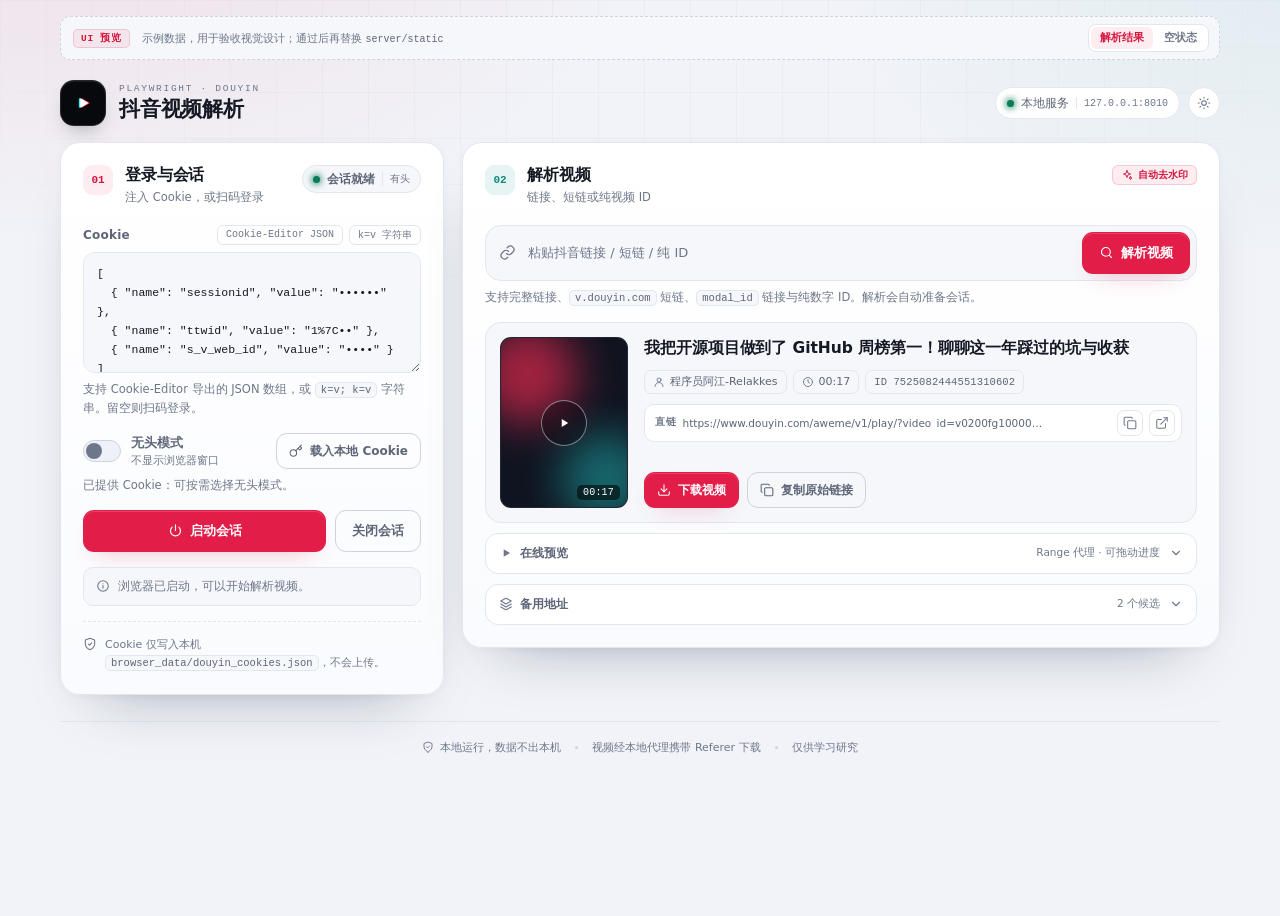
<file: assets/design/preview.html>
<!doctype html>
<html lang="zh-CN">
<head>
<meta charset="utf-8">
<meta name="viewport" content="width=device-width, initial-scale=1">
<title>抖音视频解析 · UI 预览</title>
<style>
/* ------------------------------------------------------------------
   设计说明
   调性：深色控制台 + 抖音红/青双色作为信号色，浅色主题同步提供。
   字体：系统 UI 字体承担界面文本，等宽字体承担 Cookie / 直链 / ID。
   布局：两步式工作台，左侧会话栏固定 384px，右侧解析区承载结果。
------------------------------------------------------------------- */

:root {
  color-scheme: light;

  /* 画布 */
  --bg: #f1f3f8;
  --glow-1: rgba(225, 29, 72, 0.09);
  --glow-2: rgba(13, 148, 136, 0.07);
  --grid-line: rgba(20, 24, 36, 0.045);

  /* 面板 */
  --panel: #ffffff;
  --panel-2: #fafbfe;
  --well: #f5f7fb;
  --well-2: #eef1f7;
  --sheen: rgba(255, 255, 255, 0.9);

  /* 描边与文字 */
  --border: #e3e6ef;
  --border-strong: #ced3e0;
  --text: #151923;
  --dim: #5d6577;
  --faint: #6e7789;

  /* 强调色 */
  --accent: #d6153f;
  --accent-soft: rgba(225, 29, 72, 0.08);
  --accent-ring: rgba(225, 29, 72, 0.18);
  --accent-2: #0d8a80;
  --accent-2-soft: rgba(13, 148, 136, 0.10);

  /* 主按钮：白字在 #e11d48 上对比度约 4.7 */
  --primary: #e11d48;
  --primary-hover: #be123c;
  --primary-glow: rgba(225, 29, 72, 0.45);

  /* 语义色 */
  --ok: #0b7a55;
  --warn: #a16207;
  --err: #dc2626;
  --busy: #2563eb;

  /* 封面（媒体缩略图，两种主题共用的深色画布） */
  --cover-bg: #101420;
  --cover-orb-a: rgba(254, 44, 85, 0.78);
  --cover-orb-b: rgba(37, 244, 238, 0.58);

  --shadow: 0 30px 60px -38px rgba(18, 26, 48, 0.4), 0 2px 8px rgba(18, 26, 48, 0.04);
  --shadow-float: 0 18px 44px -24px rgba(18, 26, 48, 0.5);

  --font-sans: "Segoe UI Variable Text", "Segoe UI", "Microsoft YaHei UI",
    "Microsoft YaHei", "PingFang SC", system-ui, -apple-system, sans-serif;
  --font-mono: "Cascadia Code", "Cascadia Mono", "SFMono-Regular", Consolas,
    "Liberation Mono", monospace;

  --radius-panel: 20px;
  --radius-card: 16px;
  --radius-btn: 11px;
}

@media (prefers-color-scheme: dark) {
  :root:not([data-theme="light"]) {
    color-scheme: dark;

    --bg: #080a0f;
    --glow-1: rgba(254, 44, 85, 0.16);
    --glow-2: rgba(37, 244, 238, 0.08);
    --grid-line: rgba(255, 255, 255, 0.03);

    --panel: #12151d;
    --panel-2: #0d1016;
    --well: #0a0d13;
    --well-2: #070a0f;
    --sheen: rgba(255, 255, 255, 0.05);

    --border: rgba(255, 255, 255, 0.075);
    --border-strong: rgba(255, 255, 255, 0.16);
    --text: #e9ecf3;
    --dim: #9aa3b5;
    --faint: #7e879a;

    --accent: #ff5c77;
    --accent-soft: rgba(255, 59, 92, 0.12);
    --accent-ring: rgba(255, 59, 92, 0.22);
    --accent-2: #2be0d4;
    --accent-2-soft: rgba(43, 224, 212, 0.10);

    --primary: #e11d48;
    --primary-hover: #c81e43;
    --primary-glow: rgba(225, 29, 72, 0.5);

    --ok: #3ddc97;
    --warn: #f0b429;
    --err: #ff6b6b;
    --busy: #6ba6ff;

    --shadow: 0 30px 70px -34px rgba(0, 0, 0, 0.9), 0 1px 0 rgba(255, 255, 255, 0.03);
    --shadow-float: 0 18px 44px -22px rgba(0, 0, 0, 0.9);
  }
}

:root[data-theme="dark"] {
  color-scheme: dark;

  --bg: #080a0f;
  --glow-1: rgba(254, 44, 85, 0.16);
  --glow-2: rgba(37, 244, 238, 0.08);
  --grid-line: rgba(255, 255, 255, 0.03);

  --panel: #12151d;
  --panel-2: #0d1016;
  --well: #0a0d13;
  --well-2: #070a0f;
  --sheen: rgba(255, 255, 255, 0.05);

  --border: rgba(255, 255, 255, 0.075);
  --border-strong: rgba(255, 255, 255, 0.16);
  --text: #e9ecf3;
  --dim: #9aa3b5;
  --faint: #7e879a;

  --accent: #ff5c77;
  --accent-soft: rgba(255, 59, 92, 0.12);
  --accent-ring: rgba(255, 59, 92, 0.22);
  --accent-2: #2be0d4;
  --accent-2-soft: rgba(43, 224, 212, 0.10);

  --primary: #e11d48;
  --primary-hover: #c81e43;
  --primary-glow: rgba(225, 29, 72, 0.5);

  --ok: #3ddc97;
  --warn: #f0b429;
  --err: #ff6b6b;
  --busy: #6ba6ff;

  --shadow: 0 30px 70px -34px rgba(0, 0, 0, 0.9), 0 1px 0 rgba(255, 255, 255, 0.03);
  --shadow-float: 0 18px 44px -22px rgba(0, 0, 0, 0.9);
}

/* ------------------------------------------------------------------ */
* { box-sizing: border-box; }

html { -webkit-text-size-adjust: 100%; }

body {
  margin: 0;
  min-height: 100vh;
  font-family: var(--font-sans);
  font-size: 14px;
  color: var(--text);
  background:
    radial-gradient(900px 520px at 6% -10%, var(--glow-1), transparent 64%),
    radial-gradient(820px 520px at 102% -4%, var(--glow-2), transparent 60%),
    var(--bg);
  background-attachment: fixed;
  padding-left: max(16px, env(safe-area-inset-left, 0px));
  padding-right: max(16px, env(safe-area-inset-right, 0px));
  padding-bottom: max(26px, env(safe-area-inset-bottom, 0px));
  -webkit-font-smoothing: antialiased;
}

body::selection { background: var(--accent-soft); }

.grid-overlay {
  position: fixed;
  inset: 0;
  z-index: 0;
  pointer-events: none;
  background-image:
    linear-gradient(var(--grid-line) 1px, transparent 1px),
    linear-gradient(90deg, var(--grid-line) 1px, transparent 1px);
  background-size: 46px 46px;
  -webkit-mask-image: radial-gradient(ellipse 90% 62% at 50% 0%, #000 26%, transparent 78%);
  mask-image: radial-gradient(ellipse 90% 62% at 50% 0%, #000 26%, transparent 78%);
  opacity: 0.6;
}

.page {
  position: relative;
  z-index: 1;
}

[hidden] { display: none !important; }

.icon {
  width: 16px;
  height: 16px;
  flex: none;
  display: inline-block;
  vertical-align: -0.15em;
}

.sprite { position: absolute; width: 0; height: 0; overflow: hidden; }

/* ------------------------------------------------------------------
   预览条（仅设计稿，正式页面会移除）
------------------------------------------------------------------- */
.preview-bar {
  max-width: 1160px;
  margin: 16px auto 0;
  display: flex;
  align-items: center;
  gap: 12px;
  padding: 7px 10px 7px 12px;
  border: 1px dashed var(--border-strong);
  border-radius: 10px;
  background: var(--well);
  font-size: 11px;
  color: var(--faint);
}

.preview-tag {
  font-family: var(--font-mono);
  font-size: 9.5px;
  font-weight: 600;
  letter-spacing: 0.08em;
  color: var(--accent);
  background: var(--accent-soft);
  border: 1px solid var(--accent-ring);
  padding: 2px 7px;
  border-radius: 5px;
  white-space: nowrap;
}

.preview-text {
  flex: 1;
  min-width: 0;
  overflow: hidden;
  text-overflow: ellipsis;
  white-space: nowrap;
}

.preview-text code {
  font-family: var(--font-mono);
  font-size: 10px;
  color: var(--dim);
}

.seg {
  display: inline-flex;
  gap: 2px;
  padding: 2px;
  border: 1px solid var(--border);
  border-radius: 8px;
  background: var(--panel);
  flex: none;
}

.seg-btn {
  border: 0;
  background: transparent;
  color: var(--faint);
  font-family: inherit;
  font-size: 10.5px;
  font-weight: 600;
  padding: 4px 9px;
  border-radius: 6px;
  cursor: pointer;
  transition: background 0.15s, color 0.15s;
}

.seg-btn:hover { color: var(--text); }
.seg-btn.is-active { background: var(--accent-soft); color: var(--accent); }

/* ------------------------------------------------------------------
   顶栏
------------------------------------------------------------------- */
.topbar {
  max-width: 1160px;
  margin: 20px auto 16px;
  display: flex;
  align-items: center;
  justify-content: space-between;
  gap: 16px;
  flex-wrap: wrap;
}

.brand {
  display: flex;
  align-items: center;
  gap: 13px;
  min-width: 0;
}

.logo {
  width: 46px;
  height: 46px;
  border-radius: 14px;
  background: #08090d;
  border: 1px solid rgba(255, 255, 255, 0.12);
  display: grid;
  place-items: center;
  flex: none;
  box-shadow:
    inset 0 1px 0 rgba(255, 255, 255, 0.08),
    0 10px 24px -14px rgba(0, 0, 0, 0.8);
}

.brand-copy { min-width: 0; }

.eyebrow {
  margin: 0 0 3px;
  font-family: var(--font-mono);
  font-size: 9.5px;
  font-weight: 500;
  letter-spacing: 0.18em;
  text-transform: uppercase;
  color: var(--faint);
}

h1 {
  margin: 0;
  font-size: 21px;
  font-weight: 700;
  letter-spacing: -0.01em;
  line-height: 1.2;
}

.topbar-side {
  display: flex;
  align-items: center;
  gap: 8px;
  flex-wrap: wrap;
}

.conn-pill {
  display: inline-flex;
  align-items: center;
  gap: 7px;
  height: 32px;
  padding: 0 11px;
  border: 1px solid var(--border);
  border-radius: 999px;
  background: var(--panel);
  font-size: 11.5px;
  color: var(--dim);
  white-space: nowrap;
}

.conn-mono {
  font-family: var(--font-mono);
  font-size: 10px;
  color: var(--faint);
}

.conn-sep {
  width: 1px;
  height: 12px;
  background: var(--border);
  flex: none;
}

.dot {
  width: 7px;
  height: 7px;
  border-radius: 50%;
  background: var(--faint);
  flex: none;
}

.dot.ok { background: var(--ok); box-shadow: 0 0 7px 1px var(--ok); }
.dot.busy { background: var(--busy); box-shadow: 0 0 7px 1px var(--busy); }
.dot.warn { background: var(--warn); box-shadow: 0 0 7px 1px var(--warn); }
.dot.err { background: var(--err); box-shadow: 0 0 7px 1px var(--err); }

.dot.busy,
.dot.warn { animation: pulse 1.7s ease-in-out infinite; }

@keyframes pulse {
  0%, 100% { opacity: 1; }
  50% { opacity: 0.32; }
}

.icon-btn {
  width: 32px;
  height: 32px;
  display: inline-grid;
  place-items: center;
  border-radius: 9px;
  border: 1px solid var(--border);
  background: transparent;
  color: var(--faint);
  cursor: pointer;
  transition: color 0.15s, background 0.15s, border-color 0.15s;
  flex: none;
  text-decoration: none;
  padding: 0;
}

.icon-btn:hover {
  color: var(--text);
  background: var(--well);
  border-color: var(--border-strong);
}

.icon-btn.sm { width: 26px; height: 26px; border-radius: 7px; }
.icon-btn .icon { width: 14px; height: 14px; }

.theme-btn {
  width: 32px;
  height: 32px;
  border-radius: 50%;
  background: var(--panel);
}

.theme-icon-moon { display: none; }

@media (prefers-color-scheme: dark) {
  :root:not([data-theme="light"]) .theme-icon-sun { display: none; }
  :root:not([data-theme="light"]) .theme-icon-moon { display: inline-block; }
}

:root[data-theme="dark"] .theme-icon-sun { display: none; }
:root[data-theme="dark"] .theme-icon-moon { display: inline-block; }
:root[data-theme="light"] .theme-icon-sun { display: inline-block; }
:root[data-theme="light"] .theme-icon-moon { display: none; }

/* ------------------------------------------------------------------
   工作台
------------------------------------------------------------------- */
.workspace {
  max-width: 1160px;
  margin: 0 auto;
  display: grid;
  grid-template-columns: minmax(0, 384px) minmax(0, 1fr);
  gap: 18px;
  align-items: start;
}

.panel {
  border: 1px solid var(--border);
  border-radius: var(--radius-panel);
  padding: 22px;
  background: linear-gradient(180deg, var(--panel), var(--panel-2));
  box-shadow: inset 0 1px 0 var(--sheen), var(--shadow);
  min-width: 0;
}

.panel-head {
  display: flex;
  align-items: flex-start;
  justify-content: space-between;
  gap: 12px 14px;
  flex-wrap: wrap;
  margin-bottom: 20px;
}

.panel-title {
  display: flex;
  align-items: flex-start;
  gap: 12px;
  min-width: 0;
}

.step {
  width: 30px;
  height: 30px;
  border-radius: 9px;
  display: grid;
  place-items: center;
  font-family: var(--font-mono);
  font-size: 11px;
  font-weight: 600;
  flex: none;
}

.step-rose { background: var(--accent-soft); color: var(--accent); }
.step-cyan { background: var(--accent-2-soft); color: var(--accent-2); }

.panel-title h2 {
  margin: 0;
  font-size: 16px;
  font-weight: 650;
  letter-spacing: -0.01em;
  line-height: 1.3;
}

.panel-title p {
  margin: 3px 0 0;
  font-size: 11.5px;
  line-height: 1.4;
  color: var(--faint);
}

.panel-body {
  display: flex;
  flex-direction: column;
  gap: 15px;
}

.block { min-width: 0; }

/* ------------------------------------------------------------------
   表单
------------------------------------------------------------------- */
.field-top {
  display: flex;
  align-items: center;
  justify-content: space-between;
  gap: 8px 10px;
  flex-wrap: wrap;
  margin-bottom: 7px;
}

.field-label {
  font-size: 12px;
  font-weight: 600;
  letter-spacing: 0.02em;
  color: var(--dim);
}

.tag-row {
  display: flex;
  gap: 6px;
  flex-wrap: wrap;
}

.tag {
  display: inline-flex;
  align-items: center;
  gap: 5px;
  height: 20px;
  padding: 0 8px;
  border: 1px solid var(--border);
  border-radius: 6px;
  color: var(--faint);
  font-family: var(--font-mono);
  font-size: 10px;
  white-space: nowrap;
}

.tag-accent {
  color: var(--accent);
  border-color: var(--accent-ring);
  background: var(--accent-soft);
  font-family: var(--font-sans);
  font-weight: 600;
}

.tag-accent .icon { width: 12px; height: 12px; }

textarea {
  width: 100%;
  min-height: 120px;
  display: block;
  resize: vertical;
  padding: 12px 13px;
  border: 1px solid var(--border);
  border-radius: 12px;
  background: var(--well);
  color: var(--text);
  font-family: var(--font-mono);
  font-size: 11.5px;
  line-height: 1.65;
  outline: none;
  transition: border-color 0.15s, box-shadow 0.15s;
}

textarea::placeholder { color: var(--faint); }

textarea:focus {
  border-color: var(--accent);
  box-shadow: 0 0 0 3px var(--accent-ring);
}

.help {
  margin: 7px 0 0;
  font-size: 11.5px;
  line-height: 1.65;
  color: var(--faint);
}

.help code,
.privacy code {
  font-family: var(--font-mono);
  font-size: 10.5px;
  color: var(--dim);
  background: var(--well);
  border: 1px solid var(--border);
  padding: 1px 5px;
  border-radius: 5px;
}

.switch-row {
  display: flex;
  align-items: center;
  justify-content: space-between;
  gap: 12px;
  flex-wrap: wrap;
}

.switch {
  display: inline-flex;
  align-items: center;
  gap: 10px;
  cursor: pointer;
  user-select: none;
  position: relative;
}

.switch input {
  position: absolute;
  width: 1px;
  height: 1px;
  opacity: 0;
  pointer-events: none;
}

.track {
  position: relative;
  width: 38px;
  height: 22px;
  border-radius: 999px;
  background: var(--well-2);
  border: 1px solid var(--border-strong);
  flex: none;
  transition: background 0.18s, border-color 0.18s;
}

.thumb {
  position: absolute;
  top: 2px;
  left: 2px;
  width: 16px;
  height: 16px;
  border-radius: 50%;
  background: var(--faint);
  transition: transform 0.18s, background 0.18s;
}

.switch input:checked + .track {
  background: var(--primary);
  border-color: var(--primary);
}

.switch input:checked + .track .thumb {
  transform: translateX(16px);
  background: #fff;
}

.switch input:focus-visible + .track {
  box-shadow: 0 0 0 3px var(--accent-ring);
}

.switch input:disabled + .track { opacity: 0.5; }
.switch:has(input:disabled) { cursor: not-allowed; }

.switch-text {
  display: flex;
  flex-direction: column;
  gap: 2px;
  font-size: 12.5px;
  font-weight: 600;
  color: var(--dim);
}

.switch-text small {
  font-size: 10.5px;
  font-weight: 400;
  color: var(--faint);
}

/* ------------------------------------------------------------------
   按钮
------------------------------------------------------------------- */
.btn {
  --btn-h: 42px;
  display: inline-flex;
  align-items: center;
  justify-content: center;
  gap: 7px;
  height: var(--btn-h);
  padding: 0 16px;
  border: 1px solid transparent;
  border-radius: var(--radius-btn);
  font-family: inherit;
  font-size: 13px;
  font-weight: 600;
  line-height: 1;
  white-space: nowrap;
  text-decoration: none;
  cursor: pointer;
  transition: background 0.15s, border-color 0.15s, color 0.15s,
    box-shadow 0.15s, transform 0.12s;
  -webkit-tap-highlight-color: transparent;
}

.btn .icon { width: 15px; height: 15px; }

.btn.primary {
  background: var(--primary);
  color: #fff;
  box-shadow:
    0 10px 24px -14px var(--primary-glow),
    inset 0 1px 0 rgba(255, 255, 255, 0.16);
}

.btn.primary:hover {
  background: var(--primary-hover);
  transform: translateY(-1px);
}

.btn.primary:active { transform: translateY(0); }

.btn.ghost {
  background: transparent;
  border-color: var(--border-strong);
  color: var(--dim);
}

.btn.ghost:hover {
  background: var(--well);
  border-color: var(--border-strong);
  color: var(--text);
}

.btn-sm { --btn-h: 36px; padding: 0 12px; font-size: 12px; }
.btn-sm .icon { width: 14px; height: 14px; }

.btn-xs { --btn-h: 28px; padding: 0 10px; font-size: 11px; border-radius: 8px; }

.btn:focus-visible,
.icon-btn:focus-visible,
a:focus-visible,
summary:focus-visible,
.seg-btn:focus-visible {
  outline: 2px solid var(--accent);
  outline-offset: 2px;
}

button:disabled { cursor: not-allowed; }

.actions {
  display: flex;
  gap: 9px;
}

.actions .btn.primary { flex: 1; }

/* ------------------------------------------------------------------
   状态 / 隐私
------------------------------------------------------------------- */
.status-pill {
  display: inline-flex;
  align-items: center;
  gap: 7px;
  height: 28px;
  padding: 0 10px;
  border: 1px solid var(--border);
  border-radius: 999px;
  background: var(--well);
  font-size: 11.5px;
  font-weight: 600;
  color: var(--dim);
  white-space: nowrap;
}

.pill-mode {
  font-size: 10px;
  font-weight: 500;
  color: var(--faint);
  padding-left: 7px;
  border-left: 1px solid var(--border);
}

.status-note {
  display: flex;
  align-items: flex-start;
  gap: 8px;
  padding: 10px 12px;
  border: 1px solid var(--border);
  border-radius: 10px;
  background: var(--well);
}

.status-note .icon {
  width: 14px;
  height: 14px;
  margin-top: 1px;
  color: var(--faint);
}

.status-note p {
  margin: 0;
  font-size: 11.5px;
  line-height: 1.5;
  color: var(--faint);
}

.privacy {
  display: flex;
  align-items: flex-start;
  gap: 8px;
  padding-top: 14px;
  border-top: 1px dashed var(--border);
}

.privacy .icon {
  width: 14px;
  height: 14px;
  margin-top: 1px;
  color: var(--faint);
}

.privacy p {
  margin: 0;
  font-size: 11px;
  line-height: 1.6;
  color: var(--faint);
}

/* ------------------------------------------------------------------
   解析输入
------------------------------------------------------------------- */
.resolve-shell {
  display: flex;
  align-items: center;
  gap: 10px;
  padding: 6px 6px 6px 13px;
  border: 1px solid var(--border);
  border-radius: var(--radius-card);
  background: var(--well);
  transition: border-color 0.15s, box-shadow 0.15s;
}

.resolve-shell:focus-within {
  border-color: var(--accent);
  box-shadow: 0 0 0 3px var(--accent-ring);
}

.resolve-shell .input-icon {
  width: 17px;
  height: 17px;
  color: var(--faint);
}

.resolve-shell input {
  flex: 1;
  min-width: 0;
  height: 38px;
  border: 0;
  background: transparent;
  color: var(--text);
  font-family: inherit;
  font-size: 13px;
  outline: none;
}

.resolve-shell input::placeholder { color: var(--faint); }

.resolve-shell .btn { flex: none; }

/* ------------------------------------------------------------------
   结果
------------------------------------------------------------------- */
.result { min-width: 0; }

.view { display: grid; gap: 10px; }

.video-card {
  display: grid;
  grid-template-columns: 128px minmax(0, 1fr);
  gap: 16px;
  padding: 14px;
  border: 1px solid var(--border);
  border-radius: var(--radius-card);
  background: var(--well);
  min-width: 0;
}

.cover {
  position: relative;
  width: 100%;
  aspect-ratio: 3 / 4;
  border-radius: 11px;
  overflow: hidden;
  background: var(--cover-bg);
  border: 1px solid rgba(255, 255, 255, 0.08);
}

.cover-orb {
  position: absolute;
  border-radius: 50%;
  filter: blur(22px);
}

.orb-a {
  width: 78%;
  aspect-ratio: 1;
  left: -18%;
  top: -8%;
  background: var(--cover-orb-a);
  opacity: 0.8;
}

.orb-b {
  width: 72%;
  aspect-ratio: 1;
  right: -20%;
  bottom: -10%;
  background: var(--cover-orb-b);
  opacity: 0.65;
}

.cover-play {
  position: absolute;
  inset: 0;
  display: grid;
  place-items: center;
}

.cover-play-ring {
  width: 46px;
  height: 46px;
  border-radius: 50%;
  display: grid;
  place-items: center;
  border: 1px solid rgba(255, 255, 255, 0.45);
  background: rgba(6, 8, 12, 0.35);
  -webkit-backdrop-filter: blur(6px);
  backdrop-filter: blur(6px);
}

.cover-play-ring svg { width: 18px; height: 18px; }

.cover-duration {
  position: absolute;
  right: 7px;
  bottom: 7px;
  padding: 2px 6px;
  border-radius: 5px;
  background: rgba(0, 0, 0, 0.55);
  color: #fff;
  font-family: var(--font-mono);
  font-size: 10px;
  letter-spacing: 0.02em;
  -webkit-backdrop-filter: blur(4px);
  backdrop-filter: blur(4px);
}

.video-main {
  min-width: 0;
  display: flex;
  flex-direction: column;
  gap: 10px;
}

.video-title {
  margin: 0;
  font-size: 15.5px;
  font-weight: 650;
  line-height: 1.45;
  letter-spacing: -0.005em;
  display: -webkit-box;
  -webkit-line-clamp: 2;
  -webkit-box-orient: vertical;
  overflow: hidden;
}

.meta-row {
  display: flex;
  flex-wrap: wrap;
  gap: 6px;
}

.meta-chip {
  display: inline-flex;
  align-items: center;
  gap: 5px;
  height: 24px;
  max-width: 100%;
  padding: 0 8px;
  border: 1px solid var(--border);
  border-radius: 7px;
  color: var(--dim);
  font-size: 11px;
  white-space: nowrap;
  overflow: hidden;
}

.meta-chip .icon {
  width: 12px;
  height: 12px;
  color: var(--faint);
}

.meta-chip span {
  overflow: hidden;
  text-overflow: ellipsis;
  white-space: nowrap;
}

.meta-chip.mono {
  font-family: var(--font-mono);
  font-size: 10.5px;
  letter-spacing: 0.01em;
}

.url-row {
  display: flex;
  align-items: center;
  gap: 6px;
  min-width: 0;
  padding: 5px 6px 5px 10px;
  border: 1px solid var(--border);
  border-radius: 10px;
  background: var(--panel);
}

.url-label {
  flex: none;
  font-size: 9.5px;
  font-weight: 700;
  letter-spacing: 0.08em;
  text-transform: uppercase;
  color: var(--faint);
}

.url-text {
  flex: 1;
  min-width: 0;
  overflow: hidden;
  text-overflow: ellipsis;
  white-space: nowrap;
  color: var(--dim);
  font-size: 10.5px;
}

.video-actions {
  display: flex;
  flex-wrap: wrap;
  gap: 8px;
  margin-top: auto;
}

/* 折叠区块 */
.fold {
  border: 1px solid var(--border);
  border-radius: 13px;
  background: var(--panel);
  overflow: hidden;
  min-width: 0;
}

.fold summary {
  display: flex;
  align-items: center;
  gap: 9px;
  padding: 11px 13px;
  cursor: pointer;
  list-style: none;
}

.fold summary::-webkit-details-marker { display: none; }

.fold-title {
  display: inline-flex;
  align-items: center;
  gap: 7px;
  font-size: 12px;
  font-weight: 600;
  color: var(--dim);
  white-space: nowrap;
}

.fold-title .icon { width: 14px; height: 14px; color: var(--faint); }

.fold-meta {
  margin-left: auto;
  font-size: 10.5px;
  color: var(--faint);
  white-space: nowrap;
  overflow: hidden;
  text-overflow: ellipsis;
}

.chev {
  width: 14px;
  height: 14px;
  color: var(--faint);
  transition: transform 0.18s;
}

.fold[open] .chev { transform: rotate(180deg); }
.fold[open] summary { border-bottom: 1px solid var(--border); }

.fold-body { padding: 12px; }

.player-stage {
  aspect-ratio: 16 / 9;
  border-radius: 10px;
  display: grid;
  place-content: center;
  justify-items: center;
  gap: 8px;
  padding: 16px;
  text-align: center;
  color: rgba(255, 255, 255, 0.5);
  background: radial-gradient(circle at 50% 40%, #1a1f2b, #05060a 72%);
}

.player-stage .player-icon {
  width: 26px;
  height: 26px;
  color: rgba(255, 255, 255, 0.72);
}

.player-stage p { margin: 0; font-size: 11px; }

.alt-list {
  list-style: none;
  margin: 0;
  padding: 10px 12px 12px;
  display: grid;
  gap: 7px;
}

.alt-list li {
  display: flex;
  align-items: center;
  gap: 8px;
  min-width: 0;
}

.alt-no {
  width: 16px;
  flex: none;
  font-size: 10px;
  color: var(--faint);
}

.alt-url {
  flex: 1;
  min-width: 0;
  overflow: hidden;
  text-overflow: ellipsis;
  white-space: nowrap;
  font-size: 10.5px;
  color: var(--dim);
}

/* 空状态 */
.empty-state {
  display: flex;
  flex-direction: column;
  align-items: center;
  text-align: center;
  padding: 44px 22px;
  border: 1px dashed var(--border-strong);
  border-radius: var(--radius-card);
  background: linear-gradient(180deg, transparent, var(--well));
}

.empty-icon {
  width: 56px;
  height: 56px;
  border-radius: 50%;
  display: grid;
  place-items: center;
  margin-bottom: 16px;
  color: var(--accent);
  background: var(--accent-soft);
  box-shadow: 0 0 0 8px var(--well);
}

.empty-icon .icon { width: 22px; height: 22px; }

.empty-state h3 {
  margin: 0 0 6px;
  font-size: 14.5px;
  font-weight: 650;
}

.empty-state p {
  margin: 0;
  max-width: 320px;
  font-size: 12px;
  line-height: 1.6;
  color: var(--faint);
}

.empty-steps {
  display: flex;
  align-items: center;
  justify-content: center;
  flex-wrap: wrap;
  gap: 8px;
  margin-top: 20px;
}

.empty-step {
  display: inline-flex;
  align-items: center;
  gap: 6px;
  font-size: 10.5px;
  color: var(--faint);
}

.empty-step b {
  width: 17px;
  height: 17px;
  border-radius: 50%;
  display: grid;
  place-items: center;
  border: 1px solid var(--border);
  background: var(--well-2);
  font-family: var(--font-mono);
  font-size: 9px;
  font-weight: 600;
  color: var(--dim);
}

.step-arrow {
  width: 12px;
  height: 12px;
  color: var(--faint);
  opacity: 0.6;
}

/* ------------------------------------------------------------------
   页脚
------------------------------------------------------------------- */
.footer {
  max-width: 1160px;
  margin: 26px auto 0;
  padding-top: 18px;
  border-top: 1px solid var(--border);
  display: flex;
  flex-wrap: wrap;
  align-items: center;
  justify-content: center;
  gap: 8px 14px;
  font-size: 11px;
  color: var(--faint);
}

.footer span {
  display: inline-flex;
  align-items: center;
  gap: 6px;
}

.footer .icon { width: 12px; height: 12px; }

.dot-sep {
  width: 3px;
  height: 3px;
  border-radius: 50%;
  background: var(--border-strong);
}

/* ------------------------------------------------------------------
   Toast
------------------------------------------------------------------- */
.toast {
  position: fixed;
  left: 50%;
  bottom: max(22px, env(safe-area-inset-bottom, 0px));
  z-index: 60;
  display: flex;
  align-items: center;
  gap: 8px;
  max-width: min(92vw, 420px);
  padding: 10px 14px;
  border: 1px solid var(--border-strong);
  border-radius: 11px;
  background: var(--panel);
  color: var(--text);
  font-size: 12px;
  line-height: 1.4;
  box-shadow: var(--shadow-float);
  opacity: 0;
  pointer-events: none;
  transform: translate(-50%, 16px);
  transition: opacity 0.18s, transform 0.18s;
}

.toast::before {
  content: "";
  width: 6px;
  height: 6px;
  border-radius: 50%;
  background: var(--ok);
  flex: none;
}

.toast.warn::before { background: var(--warn); }
.toast.err::before { background: var(--err); }
.toast.show { opacity: 1; transform: translate(-50%, 0); }

/* ------------------------------------------------------------------
   响应式
------------------------------------------------------------------- */
@media (max-width: 940px) {
  .workspace { grid-template-columns: 1fr; }
}

@media (max-width: 640px) {
  .preview-text { display: none; }
  .topbar { margin-top: 14px; }
  .panel { padding: 18px; border-radius: 16px; }
  .video-card {
    grid-template-columns: 100px minmax(0, 1fr);
    gap: 12px;
    padding: 12px;
  }
  .empty-state { padding: 36px 18px; }
}

@media (max-width: 520px) {
  .resolve-shell {
    display: grid;
    grid-template-columns: auto minmax(0, 1fr);
    gap: 8px;
    padding: 10px;
  }
  .resolve-shell .btn {
    grid-column: 1 / -1;
    width: 100%;
  }
  .video-card { grid-template-columns: 1fr; }
  .cover { aspect-ratio: 16 / 9; }
  .video-title { font-size: 14.5px; }
  .video-actions { flex-direction: column; }
  .video-actions .btn { width: 100%; }
  .conn-mono { display: none; }
  .conn-sep { display: none; }
}

@media (prefers-reduced-motion: reduce) {
  *,
  *::before,
  *::after {
    animation-duration: 0.01ms !important;
    animation-iteration-count: 1 !important;
    transition-duration: 0.01ms !important;
    scroll-behavior: auto !important;
  }
}
</style>
</head>
<body>
<svg class="sprite" aria-hidden="true" focusable="false">
  <symbol id="i-play" viewBox="0 0 24 24"><path d="M8 5.5v13l11-6.5z" fill="currentColor" stroke="none"/></symbol>
  <symbol id="i-link" viewBox="0 0 24 24" fill="none" stroke="currentColor" stroke-width="1.8" stroke-linecap="round" stroke-linejoin="round"><path d="M10.5 13.5a5 5 0 0 0 7.07 0l2.12-2.12a5 5 0 0 0-7.07-7.07L11.5 5.4"/><path d="M13.5 10.5a5 5 0 0 0-7.07 0L4.3 12.62a5 5 0 0 0 7.07 7.07l1.12-1.12"/></symbol>
  <symbol id="i-copy" viewBox="0 0 24 24" fill="none" stroke="currentColor" stroke-width="1.8" stroke-linecap="round" stroke-linejoin="round"><rect x="8" y="8" width="14" height="14" rx="2"/><path d="M4 16c-1.1 0-2-.9-2-2V4c0-1.1.9-2 2-2h10c1.1 0 2 .9 2 2"/></symbol>
  <symbol id="i-external" viewBox="0 0 24 24" fill="none" stroke="currentColor" stroke-width="1.8" stroke-linecap="round" stroke-linejoin="round"><path d="M15 3h6v6"/><path d="M10 14 21 3"/><path d="M18 13v6a2 2 0 0 1-2 2H5a2 2 0 0 1-2-2V8a2 2 0 0 1 2-2h6"/></symbol>
  <symbol id="i-download" viewBox="0 0 24 24" fill="none" stroke="currentColor" stroke-width="1.8" stroke-linecap="round" stroke-linejoin="round"><path d="M21 15v4a2 2 0 0 1-2 2H5a2 2 0 0 1-2-2v-4"/><path d="m7 10 5 5 5-5"/><path d="M12 15V3"/></symbol>
  <symbol id="i-chevron" viewBox="0 0 24 24" fill="none" stroke="currentColor" stroke-width="2" stroke-linecap="round" stroke-linejoin="round"><path d="m6 9 6 6 6-6"/></symbol>
  <symbol id="i-sun" viewBox="0 0 24 24" fill="none" stroke="currentColor" stroke-width="1.8" stroke-linecap="round" stroke-linejoin="round"><circle cx="12" cy="12" r="4"/><path d="M12 2v2M12 20v2M4.93 4.93l1.42 1.42M17.66 17.66l1.41 1.41M2 12h2M20 12h2M6.34 17.66l-1.41 1.41M19.07 4.93l-1.41 1.41"/></symbol>
  <symbol id="i-moon" viewBox="0 0 24 24" fill="none" stroke="currentColor" stroke-width="1.8" stroke-linecap="round" stroke-linejoin="round"><path d="M21 12.8A9 9 0 1 1 11.2 3a7 7 0 0 0 9.8 9.8z"/></symbol>
  <symbol id="i-shield" viewBox="0 0 24 24" fill="none" stroke="currentColor" stroke-width="1.8" stroke-linecap="round" stroke-linejoin="round"><path d="M12 22s8-4 8-10V5l-8-3-8 3v7c0 6 8 10 8 10z"/><path d="m9 12 2 2 4-4"/></symbol>
  <symbol id="i-key" viewBox="0 0 24 24" fill="none" stroke="currentColor" stroke-width="1.8" stroke-linecap="round" stroke-linejoin="round"><circle cx="7.5" cy="15.5" r="5.5"/><path d="m21 2-9.6 9.6"/><path d="m15.5 7.5 2.3 2.3a1 1 0 0 0 1.4 0l2.1-2.1a1 1 0 0 0 0-1.4L19 4"/></symbol>
  <symbol id="i-sparkle" viewBox="0 0 24 24" fill="none" stroke="currentColor" stroke-width="1.8" stroke-linecap="round" stroke-linejoin="round"><path d="M12 3l1.9 5.1L19 10l-5.1 1.9L12 17l-1.9-5.1L5 10l5.1-1.9z"/><path d="M19 15l.9 2.1L22 18l-2.1.9L19 21l-.9-2.1L16 18l2.1-.9z"/></symbol>
  <symbol id="i-layers" viewBox="0 0 24 24" fill="none" stroke="currentColor" stroke-width="1.8" stroke-linecap="round" stroke-linejoin="round"><path d="m12 2 9 5-9 5-9-5 9-5z"/><path d="m3 12 9 5 9-5"/><path d="m3 17 9 5 9-5"/></symbol>
  <symbol id="i-user" viewBox="0 0 24 24" fill="none" stroke="currentColor" stroke-width="1.8" stroke-linecap="round" stroke-linejoin="round"><circle cx="12" cy="8" r="4"/><path d="M4 21a8 8 0 0 1 16 0"/></symbol>
  <symbol id="i-clock" viewBox="0 0 24 24" fill="none" stroke="currentColor" stroke-width="1.8" stroke-linecap="round" stroke-linejoin="round"><circle cx="12" cy="12" r="9"/><path d="M12 7v5l3 2"/></symbol>
  <symbol id="i-info" viewBox="0 0 24 24" fill="none" stroke="currentColor" stroke-width="1.8" stroke-linecap="round" stroke-linejoin="round"><circle cx="12" cy="12" r="9"/><path d="M12 11v5"/><path d="M12 8h.01"/></symbol>
  <symbol id="i-search" viewBox="0 0 24 24" fill="none" stroke="currentColor" stroke-width="1.8" stroke-linecap="round" stroke-linejoin="round"><circle cx="11" cy="11" r="7"/><path d="m20 20-3.5-3.5"/></symbol>
  <symbol id="i-power" viewBox="0 0 24 24" fill="none" stroke="currentColor" stroke-width="1.8" stroke-linecap="round" stroke-linejoin="round"><path d="M12 3v9"/><path d="M6.6 6.6a8 8 0 1 0 10.8 0"/></symbol>
  <symbol id="i-arrow" viewBox="0 0 24 24" fill="none" stroke="currentColor" stroke-width="2" stroke-linecap="round" stroke-linejoin="round"><path d="M5 12h14"/><path d="m13 6 6 6-6 6"/></symbol>
</svg>

<div class="grid-overlay" aria-hidden="true"></div>

<div class="page">
  <div class="preview-bar">
    <span class="preview-tag">UI 预览</span>
    <span class="preview-text">示例数据，用于验收视觉设计；通过后再替换 <code>server/static</code></span>
    <div class="seg" role="group" aria-label="切换预览状态">
      <button type="button" class="seg-btn is-active" data-view="result" aria-pressed="true">解析结果</button>
      <button type="button" class="seg-btn" data-view="empty" aria-pressed="false">空状态</button>
    </div>
  </div>

  <header class="topbar">
    <div class="brand">
      <div class="logo" aria-hidden="true">
        <svg viewBox="0 0 24 24" width="22" height="22">
          <path d="M9 6.5v11l9-5.5z" fill="#25F4EE" transform="translate(-1.5 0)"/>
          <path d="M9 6.5v11l9-5.5z" fill="#FE2C55" transform="translate(1.5 0)"/>
          <path d="M9 6.5v11l9-5.5z" fill="#fff"/>
        </svg>
      </div>
      <div class="brand-copy">
        <p class="eyebrow">Playwright · Douyin</p>
        <h1>抖音视频解析</h1>
      </div>
    </div>

    <div class="topbar-side">
      <span class="conn-pill">
        <span class="dot ok"></span>
        <span>本地服务</span>
        <span class="conn-sep"></span>
        <span class="conn-mono">127.0.0.1:8010</span>
      </span>
      <button class="icon-btn theme-btn" id="theme-btn" type="button" aria-label="切换深色 / 浅色主题" title="切换主题">
        <svg class="icon theme-icon-sun"><use href="#i-sun"/></svg>
        <svg class="icon theme-icon-moon"><use href="#i-moon"/></svg>
      </button>
    </div>
  </header>

  <main class="workspace">
    <!-- 01 会话 -->
    <section class="panel" aria-labelledby="session-title">
      <div class="panel-head">
        <div class="panel-title">
          <span class="step step-rose" aria-hidden="true">01</span>
          <div>
            <h2 id="session-title">登录与会话</h2>
            <p>注入 Cookie，或扫码登录</p>
          </div>
        </div>
        <span class="status-pill">
          <span class="dot ok" id="status-dot"></span>
          <span id="status-text">会话就绪</span>
          <span class="pill-mode" id="status-mode">有头</span>
        </span>
      </div>

      <div class="panel-body">
        <div class="field">
          <div class="field-top">
            <label class="field-label" for="cookie">Cookie</label>
            <div class="tag-row" aria-label="支持的 Cookie 格式">
              <span class="tag">Cookie-Editor JSON</span>
              <span class="tag">k=v 字符串</span>
            </div>
          </div>
          <textarea id="cookie" rows="5" spellcheck="false" autocomplete="off"
            placeholder="粘贴 Cookie-Editor 导出的 JSON 数组，或 k1=v1; k2=v2 字符串。留空则使用有头模式扫码登录。">[
  { "name": "sessionid", "value": "••••••" },
  { "name": "ttwid", "value": "1%7C••" },
  { "name": "s_v_web_id", "value": "••••" }
]</textarea>
          <p class="help">支持 Cookie-Editor 导出的 JSON 数组，或 <code>k=v; k=v</code> 字符串。留空则扫码登录。</p>
        </div>

        <div class="block">
          <div class="switch-row">
            <label class="switch">
              <input type="checkbox" id="headless">
              <span class="track" aria-hidden="true"><span class="thumb"></span></span>
              <span class="switch-text">无头模式<small>不显示浏览器窗口</small></span>
            </label>
            <button class="btn ghost btn-sm" id="load-cookie-btn" type="button">
              <svg class="icon"><use href="#i-key"/></svg>载入本地 Cookie
            </button>
          </div>
          <p class="help" id="headless-hint">已提供 Cookie：可按需选择无头模式。</p>
        </div>

        <div class="actions">
          <button class="btn primary" id="start-btn" type="button">
            <svg class="icon"><use href="#i-power"/></svg>启动会话
          </button>
          <button class="btn ghost" id="close-btn" type="button">关闭会话</button>
        </div>

        <div class="status-note">
          <svg class="icon"><use href="#i-info"/></svg>
          <p id="status-msg">浏览器已启动，可以开始解析视频。</p>
        </div>

        <div class="privacy">
          <svg class="icon"><use href="#i-shield"/></svg>
          <p>Cookie 仅写入本机 <code>browser_data/douyin_cookies.json</code>，不会上传。</p>
        </div>
      </div>
    </section>

    <!-- 02 解析 -->
    <section class="panel" aria-labelledby="resolve-title">
      <div class="panel-head">
        <div class="panel-title">
          <span class="step step-cyan" aria-hidden="true">02</span>
          <div>
            <h2 id="resolve-title">解析视频</h2>
            <p>链接、短链或纯视频 ID</p>
          </div>
        </div>
        <span class="tag tag-accent">
          <svg class="icon"><use href="#i-sparkle"/></svg>自动去水印
        </span>
      </div>

      <div class="panel-body">
        <div class="block">
          <div class="resolve-shell">
            <svg class="icon input-icon"><use href="#i-link"/></svg>
            <input id="video-input" type="text" spellcheck="false" autocomplete="off"
              placeholder="粘贴抖音链接 / 短链 / 纯 ID">
            <button class="btn primary" id="resolve-btn" type="button">
              <svg class="icon"><use href="#i-search"/></svg>解析视频
            </button>
          </div>
          <p class="help">支持完整链接、<code>v.douyin.com</code> 短链、<code>modal_id</code> 链接与纯数字 ID。解析会自动准备会话。</p>
        </div>

        <div class="result" id="result">
          <!-- 有结果 -->
          <div class="view" id="view-result">
            <article class="video-card">
              <div class="cover" aria-hidden="true">
                <span class="cover-orb orb-a"></span>
                <span class="cover-orb orb-b"></span>
                <span class="cover-play">
                  <span class="cover-play-ring"><svg viewBox="0 0 24 24"><path d="M9 6.8v10.4l8.6-5.2z" fill="#fff"/></svg></span>
                </span>
                <span class="cover-duration">00:17</span>
              </div>

              <div class="video-main">
                <h3 class="video-title">我把开源项目做到了 GitHub 周榜第一！聊聊这一年踩过的坑与收获</h3>

                <div class="meta-row">
                  <span class="meta-chip">
                    <svg class="icon"><use href="#i-user"/></svg>
                    <span>程序员阿江-Relakkes</span>
                  </span>
                  <span class="meta-chip">
                    <svg class="icon"><use href="#i-clock"/></svg>
                    <span>00:17</span>
                  </span>
                  <span class="meta-chip mono">
                    <span>ID 7525082444551310602</span>
                  </span>
                </div>

                <div class="url-row">
                  <span class="url-label">直链</span>
                  <span class="url-text" title="https://www.douyin.com/aweme/v1/play/?video_id=v0200fg10000…">https://www.douyin.com/aweme/v1/play/?video_id=v0200fg10000…</span>
                  <button class="icon-btn sm" type="button" data-copy="https://www.douyin.com/aweme/v1/play/?video_id=v0200fg10000" aria-label="复制直链" title="复制直链">
                    <svg class="icon"><use href="#i-copy"/></svg>
                  </button>
                  <a class="icon-btn sm" href="#" aria-label="在新窗口打开" title="打开">
                    <svg class="icon"><use href="#i-external"/></svg>
                  </a>
                </div>

                <div class="video-actions">
                  <a class="btn primary btn-sm" href="#">
                    <svg class="icon"><use href="#i-download"/></svg>下载视频
                  </a>
                  <button class="btn ghost btn-sm" type="button" data-copy="https://www.douyin.com/aweme/v1/play/?video_id=v0200fg10000">
                    <svg class="icon"><use href="#i-copy"/></svg>复制原始链接
                  </button>
                </div>
              </div>
            </article>

            <details class="fold">
              <summary>
                <span class="fold-title"><svg class="icon"><use href="#i-play"/></svg>在线预览</span>
                <span class="fold-meta">Range 代理 · 可拖动进度</span>
                <svg class="icon chev"><use href="#i-chevron"/></svg>
              </summary>
              <div class="fold-body">
                <div class="player-stage">
                  <svg class="icon player-icon"><use href="#i-play"/></svg>
                  <p>视频通过本地 <code>/api/stream</code> 代理播放</p>
                </div>
              </div>
            </details>

            <details class="fold">
              <summary>
                <span class="fold-title"><svg class="icon"><use href="#i-layers"/></svg>备用地址</span>
                <span class="fold-meta">2 个候选</span>
                <svg class="icon chev"><use href="#i-chevron"/></svg>
              </summary>
              <ul class="alt-list">
                <li>
                  <span class="alt-no mono">02</span>
                  <span class="alt-url" title="v26-web.douyinvod.com/video/tos/cn/…">v26-web.douyinvod.com/video/tos/cn/…</span>
                  <a class="btn ghost btn-xs" href="#">下载</a>
                </li>
                <li>
                  <span class="alt-no mono">03</span>
                  <span class="alt-url" title="v11-weba.douyinvod.com/video/tos/cn/…">v11-weba.douyinvod.com/video/tos/cn/…</span>
                  <a class="btn ghost btn-xs" href="#">下载</a>
                </li>
              </ul>
            </details>
          </div>

          <!-- 空状态 -->
          <div class="view" id="view-empty" hidden>
            <div class="empty-state">
              <span class="empty-icon"><svg class="icon"><use href="#i-play"/></svg></span>
              <h3>解析结果会显示在这里</h3>
              <p>粘贴链接或视频 ID，点击「解析视频」。会话未就绪时会自动启动。</p>
              <div class="empty-steps">
                <span class="empty-step"><b>1</b>登录会话</span>
                <svg class="icon step-arrow"><use href="#i-arrow"/></svg>
                <span class="empty-step"><b>2</b>解析链接</span>
                <svg class="icon step-arrow"><use href="#i-arrow"/></svg>
                <span class="empty-step"><b>3</b>下载视频</span>
              </div>
            </div>
          </div>
        </div>
      </div>
    </section>
  </main>

  <footer class="footer">
    <span><svg class="icon"><use href="#i-shield"/></svg>本地运行，数据不出本机</span>
    <span class="dot-sep" aria-hidden="true"></span>
    <span>视频经本地代理携带 Referer 下载</span>
    <span class="dot-sep" aria-hidden="true"></span>
    <span>仅供学习研究</span>
  </footer>
</div>

<div class="toast" id="toast" role="status" aria-live="polite"></div>

<script>
(function () {
  "use strict";

  var root = document.documentElement;
  var mq = window.matchMedia("(prefers-color-scheme: dark)");

  function readTheme() {
    try { return localStorage.getItem("dp-preview-theme"); } catch (e) { return null; }
  }

  function writeTheme(value) {
    try { localStorage.setItem("dp-preview-theme", value); } catch (e) { /* 忽略 */ }
  }

  function effectiveTheme() {
    var attr = root.getAttribute("data-theme");
    if (attr === "dark" || attr === "light") return attr;
    return mq.matches ? "dark" : "light";
  }

  var stored = readTheme();
  if (stored === "dark" || stored === "light") {
    root.setAttribute("data-theme", stored);
  }

  var themeBtn = document.getElementById("theme-btn");

  function updateThemeLabel() {
    var label = effectiveTheme() === "dark" ? "切换到浅色主题" : "切换到深色主题";
    themeBtn.setAttribute("aria-label", label);
    themeBtn.setAttribute("title", label);
  }

  themeBtn.addEventListener("click", function () {
    var next = effectiveTheme() === "dark" ? "light" : "dark";
    root.setAttribute("data-theme", next);
    writeTheme(next);
    updateThemeLabel();
  });

  updateThemeLabel();

  // ---- 预览状态切换（仅设计稿） ----
  var viewButtons = Array.prototype.slice.call(document.querySelectorAll(".seg-btn"));
  var viewResult = document.getElementById("view-result");
  var viewEmpty = document.getElementById("view-empty");

  function setView(name) {
    viewResult.hidden = name !== "result";
    viewEmpty.hidden = name !== "empty";
    viewButtons.forEach(function (button) {
      var active = button.getAttribute("data-view") === name;
      button.classList.toggle("is-active", active);
      button.setAttribute("aria-pressed", active ? "true" : "false");
    });
  }

  viewButtons.forEach(function (button) {
    button.addEventListener("click", function () {
      setView(button.getAttribute("data-view"));
    });
  });

  // ---- Cookie 为空时有头模式 ----
  var cookie = document.getElementById("cookie");
  var headless = document.getElementById("headless");
  var hint = document.getElementById("headless-hint");

  function syncCookieMode() {
    var empty = cookie.value.trim() === "";
    if (empty) {
      headless.checked = false;
      headless.disabled = true;
      hint.textContent = "Cookie 为空：将使用有头模式，并在弹出的浏览器中等待扫码登录。";
    } else {
      headless.disabled = false;
      hint.textContent = "已提供 Cookie：可按需选择无头模式。";
    }
  }

  cookie.addEventListener("input", syncCookieMode);
  syncCookieMode();

  // ---- Toast ----
  var toast = document.getElementById("toast");
  var toastTimer = null;

  function showToast(message, type) {
    toast.textContent = message;
    toast.className = "toast show" + (type ? " " + type : "");
    clearTimeout(toastTimer);
    toastTimer = setTimeout(function () {
      toast.className = "toast";
    }, 2600);
  }

  // ---- 复制 ----
  Array.prototype.slice.call(document.querySelectorAll("[data-copy]")).forEach(function (el) {
    el.addEventListener("click", function () {
      var text = el.getAttribute("data-copy") || "";

      function fallback() {
        var area = document.createElement("textarea");
        area.value = text;
        area.style.position = "fixed";
        area.style.opacity = "0";
        document.body.appendChild(area);
        area.select();
        var ok = false;
        try { ok = document.execCommand("copy"); } catch (e) { ok = false; }
        document.body.removeChild(area);
        showToast(ok ? "已复制链接" : "复制失败，请手动选择链接", ok ? "ok" : "err");
      }

      if (navigator.clipboard && navigator.clipboard.writeText) {
        navigator.clipboard.writeText(text).then(function () {
          showToast("已复制链接", "ok");
        }, fallback);
      } else {
        fallback();
      }
    });
  });

  // ---- 预览中的占位操作 ----
  document.querySelectorAll('a[href="#"]').forEach(function (link) {
    link.addEventListener("click", function (event) {
      event.preventDefault();
      showToast("设计预览：该操作在正式页面中可用", "warn");
    });
  });

  document.getElementById("start-btn").addEventListener("click", function () {
    showToast("设计预览：会话状态为示例", "warn");
  });

  document.getElementById("close-btn").addEventListener("click", function () {
    showToast("设计预览：会话状态为示例", "warn");
  });

  document.getElementById("load-cookie-btn").addEventListener("click", function () {
    showToast("设计预览：正式页面会载入本地 Cookie", "warn");
  });

  document.getElementById("resolve-btn").addEventListener("click", function () {
    setView("result");
    showToast("设计预览：已展示解析结果示例", "ok");
  });

  setView("result");
})();
</script>
</body>
</html>
</file>
